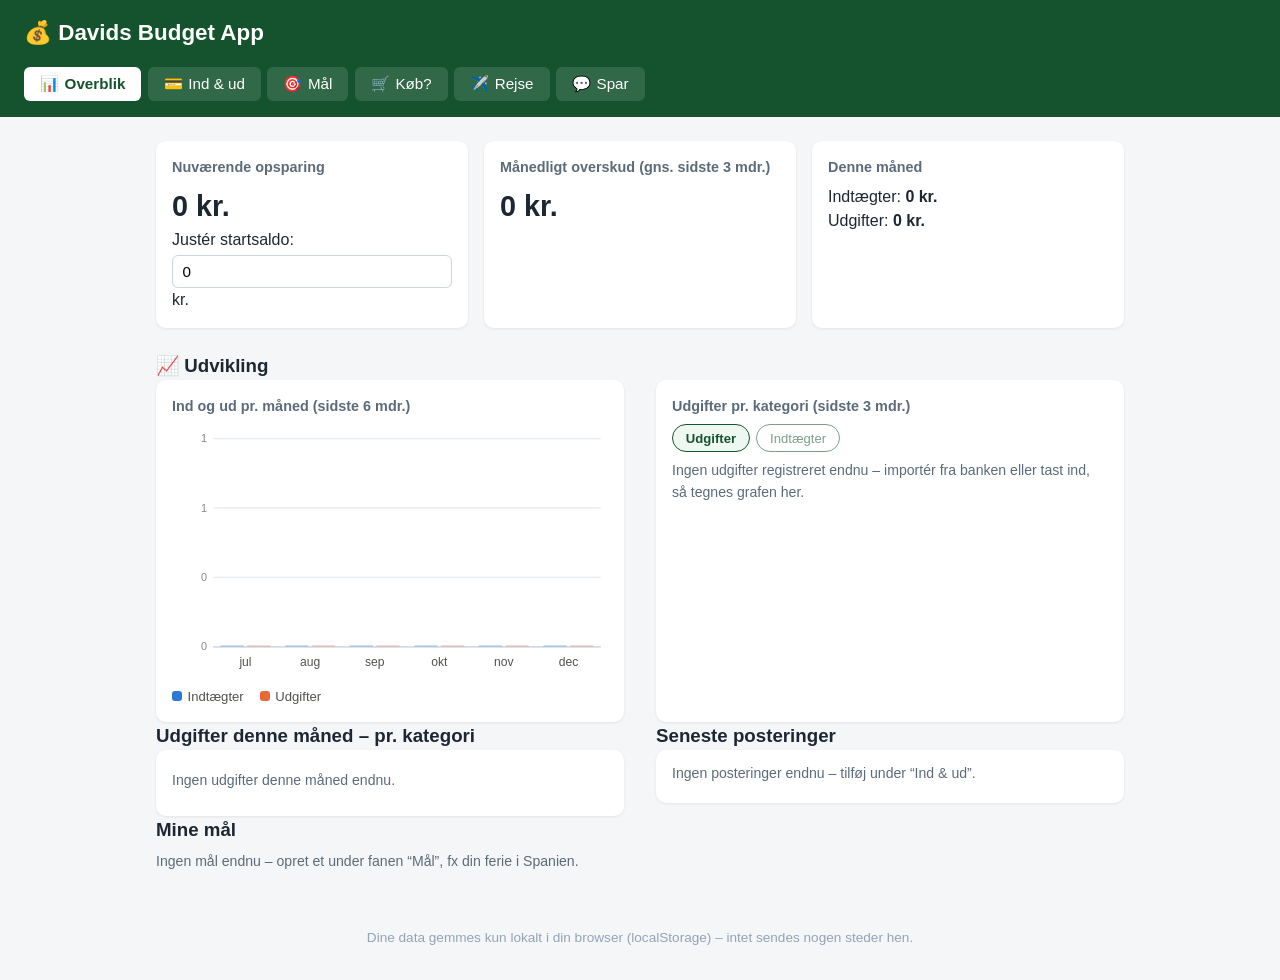
<file: index.html>
<!DOCTYPE html>
<html lang="da">
<head>
<meta charset="UTF-8">
<meta name="viewport" content="width=device-width, initial-scale=1.0">
<title>Davids Budget App</title>
<meta name="theme-color" content="#14532d">
<link rel="manifest" href="manifest.webmanifest">
<link rel="apple-touch-icon" href="icons/apple-touch-icon.png">
<meta name="apple-mobile-web-app-capable" content="yes">
<meta name="apple-mobile-web-app-status-bar-style" content="default">
<link rel="stylesheet" href="style.css">
</head>
<body>
<header>
  <h1>💰 Davids Budget App</h1>
  <nav>
    <button class="tab-btn active" data-tab="overblik"><span class="ikon">📊</span><span>Overblik</span></button>
    <button class="tab-btn" data-tab="posteringer"><span class="ikon">💳</span><span>Ind &amp; ud</span></button>
    <button class="tab-btn" data-tab="maal"><span class="ikon">🎯</span><span>Mål</span></button>
    <button class="tab-btn" data-tab="koebtjek"><span class="ikon">🛒</span><span>Køb?</span></button>
    <button class="tab-btn" data-tab="rejse"><span class="ikon">✈️</span><span>Rejse</span></button>
    <button class="tab-btn" data-tab="spar"><span class="ikon">💬</span><span>Spar</span></button>
  </nav>
</header>

<main>
<!-- ===================== OVERBLIK ===================== -->
<section id="overblik" class="tab active">
  <div class="cards">
    <div class="card">
      <h3>Nuværende opsparing</h3>
      <p class="big" id="ov-opsparing">0 kr.</p>
      <label>Justér startsaldo: <input type="number" id="startsaldo" value="0"> kr.</label>
    </div>
    <div class="card">
      <h3>Månedligt overskud (gns. sidste 3 mdr.)</h3>
      <p class="big" id="ov-overskud">0 kr.</p>
    </div>
    <div class="card">
      <h3>Denne måned</h3>
      <p>Indtægter: <strong id="ov-ind">0 kr.</strong></p>
      <p>Udgifter: <strong id="ov-ud">0 kr.</strong></p>
    </div>
  </div>
  <h3>📈 Udvikling</h3>
  <div class="split">
    <div class="card">
      <h3>Ind og ud pr. måned (sidste 6 mdr.)</h3>
      <div id="graf-soejler" class="graf"></div>
    </div>
    <div class="card">
      <h3 id="graf-cirkel-titel">Udgifter pr. kategori (sidste 3 mdr.)</h3>
      <div class="cirkel-valg">
        <button type="button" id="cirkel-ud" class="chip aktiv">Udgifter</button>
        <button type="button" id="cirkel-ind" class="chip">Indtægter</button>
      </div>
      <div id="graf-cirkel" class="graf"></div>
    </div>
  </div>
  <div class="split">
    <div>
      <h3>Udgifter denne måned – pr. kategori</h3>
      <div id="ov-kategorier" class="kat-liste"></div>
    </div>
    <div>
      <h3>Seneste posteringer</h3>
      <div id="ov-seneste" class="seneste-liste"></div>
    </div>
  </div>
  <h3>Mine mål</h3>
  <div id="ov-maal-liste" class="goal-list"></div>
</section>

<!-- ===================== POSTERINGER ===================== -->
<section id="posteringer" class="tab">
  <div class="split">
    <div>
      <h3>Tilføj postering</h3>
      <form id="post-form">
        <label>Type
          <select id="p-type">
            <option value="indtaegt">Indtægt</option>
            <option value="udgift">Udgift</option>
          </select>
        </label>
        <label>Beskrivelse <input type="text" id="p-tekst" required placeholder="fx Løn, Husleje, Netto"></label>
        <label>Beløb <input type="number" id="p-beloeb" required min="0" step="0.01"> kr.</label>
        <label>Dato <input type="date" id="p-dato" required></label>
        <label>Kategori
          <select id="p-kategori">
            <option>Løn</option><option>Bolig</option><option>Mad</option>
            <option>Transport</option><option>Fritid</option><option>Tøj</option>
            <option>Abonnementer</option><option>Rejse</option><option>Andet</option>
          </select>
        </label>
        <label>Fast månedlig? <input type="checkbox" id="p-fast"> (gentages automatisk i beregninger)</label>
        <button type="submit">Gem</button>
      </form>

      <h3>🏦 Automatisk fra Danske Bank</h3>
      <div class="bank-boks">
        <p id="bank-status" class="hint">Ikke sat op endnu.</p>
        <details class="hint">
          <summary>Opsætning (én gang)</summary>
          <label>Server-adresse <input type="text" id="bank-server" placeholder="https://dit-projekt.deno.dev"></label>
          <label>Kodeord (APP_TOKEN) <input type="text" id="bank-token" placeholder="samme som på serveren"></label>
          <button type="button" id="bank-gem">Gem opsætning</button>
        </details>
        <div class="bank-knapper">
          <button type="button" id="bank-forbind">Forbind til Danske Bank (MitID)</button>
          <button type="button" id="bank-hent">Hent nye posteringer</button>
        </div>
      </div>

      <h3>Import fra Danske Bank (CSV)</h3>
      <details class="hint">
        <summary>Sådan henter du filen fra Danske Bank (tryk her)</summary>
        <ol>
          <li>Log ind i <strong>Danske Banks netbank</strong> på computeren (danskebank.dk)</li>
          <li>Vælg din konto → <strong>"Søg på posteringer"</strong></li>
          <li>Vælg periode (fx sidste måned) og tryk søg</li>
          <li>Tryk på <strong>eksport-ikonet</strong> og vælg <strong>CSV</strong></li>
          <li>Vælg filen herunder – posteringerne bliver automatisk kategoriseret 🍎🚗🏠</li>
        </ol>
        <p>Har du allerede importeret en periode, kan du roligt importere igen – dubletter springes over.</p>
      </details>
      <input type="file" id="csv-fil" accept=".csv,.txt">
      <p id="csv-status"></p>
    </div>
    <div>
      <h3>Posteringer</h3>
      <div class="maaned-vaelger">
        <select id="p-maaned"></select>
        <input type="search" id="p-soeg" placeholder="Søg i tekst/kategori …">
        <span id="p-maaned-sum" class="hint"></span>
      </div>
      <table id="post-tabel">
        <thead><tr><th>Dato</th><th>Tekst</th><th>Beløb</th><th></th></tr></thead>
        <tbody></tbody>
      </table>
    </div>
  </div>
</section>

<!-- ===================== MÅL ===================== -->
<section id="maal" class="tab">
  <div class="split">
    <div>
      <h3>Nyt mål</h3>
      <form id="maal-form">
        <label>Navn <input type="text" id="m-navn" required placeholder="fx Ferie i Spanien"></label>
        <label>Beløb <input type="number" id="m-beloeb" required min="1"> kr.</label>
        <label>Skal være klar senest <input type="date" id="m-dato" required></label>
        <label>Prioritet
          <select id="m-prio">
            <option value="1">Høj – må ikke skubbes</option>
            <option value="2">Mellem</option>
            <option value="3">Lav – kan vente</option>
          </select>
        </label>
        <button type="submit">Opret mål</button>
      </form>
    </div>
    <div>
      <h3>Mine mål</h3>
      <div id="maal-liste" class="goal-list"></div>
    </div>
  </div>
</section>

<!-- ===================== KØB-TJEK ===================== -->
<section id="koebtjek" class="tab">
  <h3>Kan jeg købe det her – eller skal jeg vente?</h3>
  <p class="hint">Appen tjekker om købet stadig lader dig nå dine mål til tiden, ud fra din opsparing og dit månedlige overskud.</p>
  <form id="koeb-form">
    <label>Hvad vil du købe? <input type="text" id="k-tekst" placeholder="fx Computer"></label>
    <label>Pris <input type="number" id="k-pris" required min="1" value="10000"> kr.</label>
    <button type="submit">Tjek købet</button>
  </form>
  <div id="koeb-resultat" class="result-box hidden"></div>
</section>

<!-- ===================== REJSEESTIMAT ===================== -->
<section id="rejse" class="tab">
  <h3>Rejseestimat – er budgettet realistisk?</h3>
  <form id="rejse-form">
    <div class="split">
      <div>
        <h4>Rammen</h4>
        <label>Maks. budget for hele rejsen <input type="number" id="r-budget" value="20000"> kr.</label>
        <label>Antal dage <input type="number" id="r-dage" value="37" min="1"></label>
        <label>Antal personer <input type="number" id="r-personer" value="1" min="1"></label>

        <h4>Faste udgifter (allerede kendte)</h4>
        <div id="r-faste"></div>
        <button type="button" id="r-tilfoej-fast">+ Tilføj fast udgift</button>
      </div>
      <div>
        <h4>Daglige valg</h4>
        <label>Mad
          <select id="r-mad">
            <option value="130">Supermarked / laver selv mad (~130 kr./dag pr. person)</option>
            <option value="250">Mix – mest selv, ude af og til (~250 kr./dag)</option>
            <option value="450">Spiser mest ude (~450 kr./dag)</option>
          </select>
        </label>
        <label>Aktiviteter &amp; oplevelser
          <select id="r-akt">
            <option value="30">Lavt – mest gratis oplevelser (~30 kr./dag)</option>
            <option value="75">Mellem – entré/museer af og til (~75 kr./dag)</option>
            <option value="150">Højt – forlystelser, ture (~150 kr./dag)</option>
          </select>
        </label>
        <label>Kører du i bil/autocamper? Forventet antal km i alt <input type="number" id="r-km" value="3000"></label>
        <label>Brændstofpris + slid (kr./km) <input type="number" id="r-kmpris" value="1.2" step="0.1"></label>
        <label>Shopping / tøj / souvenirs (samlet) <input type="number" id="r-shopping" value="500"> kr.</label>

        <h4>Poster man tit glemmer ✓</h4>
        <div class="checklist" id="r-glemte"></div>
      </div>
    </div>
    <button type="submit" class="primary">Beregn estimat</button>
  </form>
  <div id="rejse-resultat" class="result-box hidden"></div>
</section>
<!-- ===================== SPAR-BOT ===================== -->
<section id="spar" class="tab">
  <h3>💬 Spar med din budget-bot</h3>
  <p class="hint">Botten svarer ud fra dine egne tal – opsparing, overskud og mål. Alt foregår på din telefon, intet sendes nogen steder hen.</p>
  <div id="chat-vindue" class="chat-vindue"></div>
  <div id="chat-chips" class="chat-chips"></div>
  <form id="chat-form" class="chat-form">
    <input type="text" id="chat-input" placeholder="Spørg fx: Kan jeg købe en computer til 10.000 kr.?" autocomplete="off">
    <button type="submit">Send</button>
  </form>
</section>
</main>

<footer>
  <p>Dine data gemmes kun lokalt i din browser (localStorage) – intet sendes nogen steder hen.</p>
</footer>

<script src="app.js"></script>
<script>
if ("serviceWorker" in navigator && location.protocol !== "file:") {
  navigator.serviceWorker.register("sw.js");
}
</script>
</body>
</html>
</file>
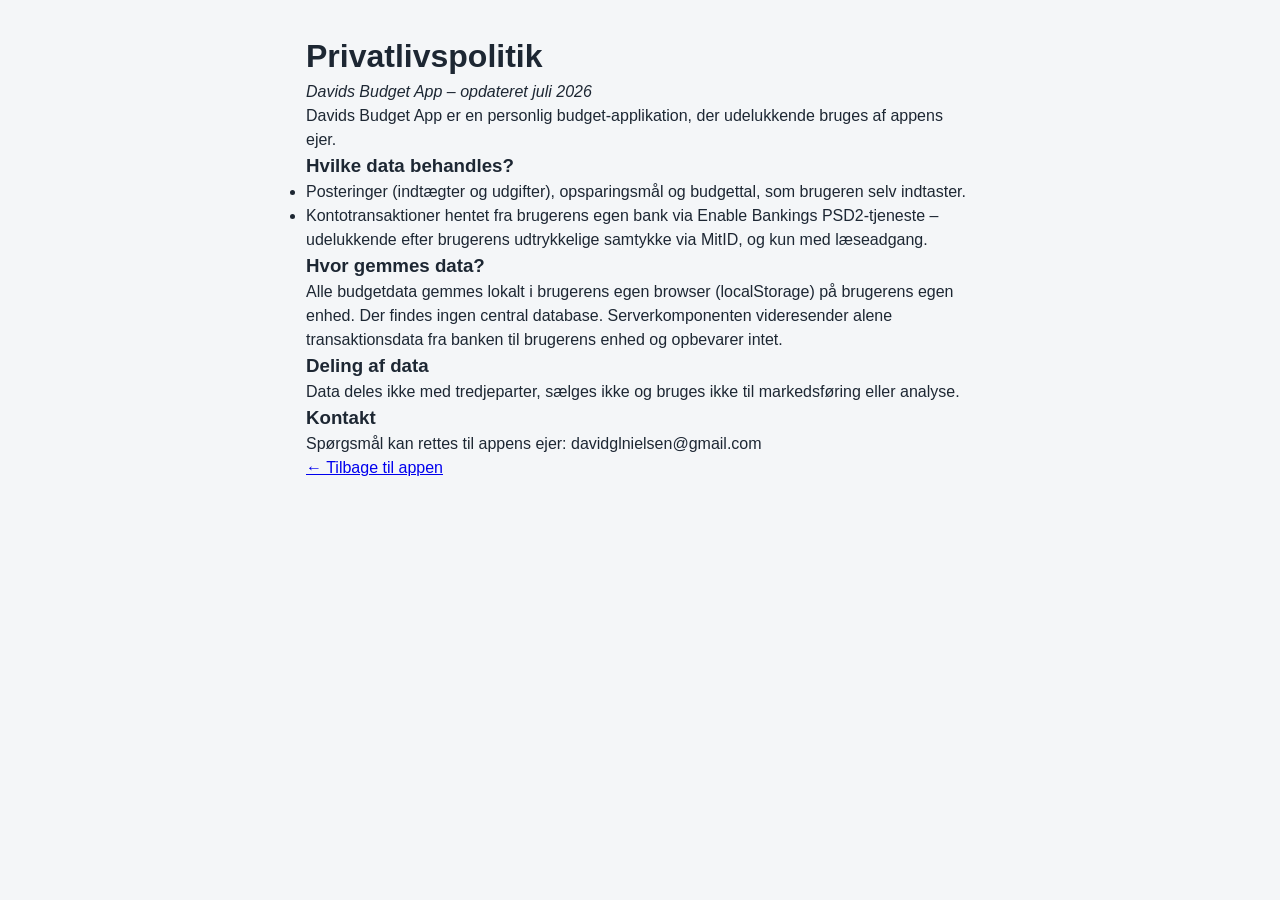
<file: privatliv.html>
<!DOCTYPE html>
<html lang="da">
<head>
<meta charset="UTF-8">
<meta name="viewport" content="width=device-width, initial-scale=1.0">
<title>Privatlivspolitik – Davids Budget App</title>
<link rel="stylesheet" href="style.css">
</head>
<body>
<main style="max-width:700px;margin:2rem auto;padding:0 1rem">
<h1>Privatlivspolitik</h1>
<p><em>Davids Budget App – opdateret juli 2026</em></p>
<p>Davids Budget App er en personlig budget-applikation, der udelukkende bruges af appens ejer.</p>
<h3>Hvilke data behandles?</h3>
<ul>
<li>Posteringer (indtægter og udgifter), opsparingsmål og budgettal, som brugeren selv indtaster.</li>
<li>Kontotransaktioner hentet fra brugerens egen bank via Enable Bankings PSD2-tjeneste – udelukkende efter brugerens udtrykkelige samtykke via MitID, og kun med læseadgang.</li>
</ul>
<h3>Hvor gemmes data?</h3>
<p>Alle budgetdata gemmes lokalt i brugerens egen browser (localStorage) på brugerens egen enhed. Der findes ingen central database. Serverkomponenten videresender alene transaktionsdata fra banken til brugerens enhed og opbevarer intet.</p>
<h3>Deling af data</h3>
<p>Data deles ikke med tredjeparter, sælges ikke og bruges ikke til markedsføring eller analyse.</p>
<h3>Kontakt</h3>
<p>Spørgsmål kan rettes til appens ejer: davidglnielsen@gmail.com</p>
<p><a href="index.html">← Tilbage til appen</a></p>
</main>
</body>
</html>
</file>
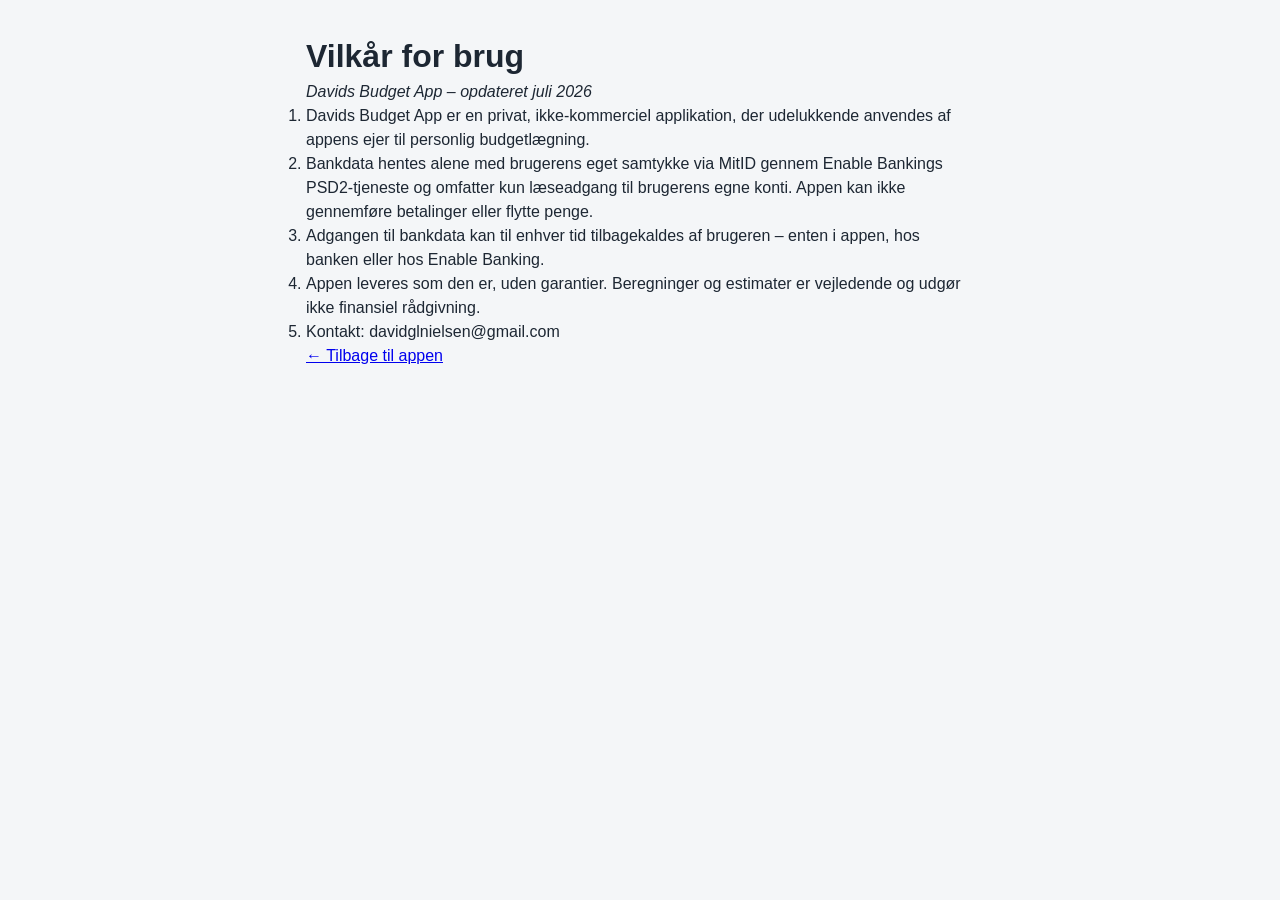
<file: vilkaar.html>
<!DOCTYPE html>
<html lang="da">
<head>
<meta charset="UTF-8">
<meta name="viewport" content="width=device-width, initial-scale=1.0">
<title>Vilkår – Davids Budget App</title>
<link rel="stylesheet" href="style.css">
</head>
<body>
<main style="max-width:700px;margin:2rem auto;padding:0 1rem">
<h1>Vilkår for brug</h1>
<p><em>Davids Budget App – opdateret juli 2026</em></p>
<ol>
<li>Davids Budget App er en privat, ikke-kommerciel applikation, der udelukkende anvendes af appens ejer til personlig budgetlægning.</li>
<li>Bankdata hentes alene med brugerens eget samtykke via MitID gennem Enable Bankings PSD2-tjeneste og omfatter kun læseadgang til brugerens egne konti. Appen kan ikke gennemføre betalinger eller flytte penge.</li>
<li>Adgangen til bankdata kan til enhver tid tilbagekaldes af brugeren – enten i appen, hos banken eller hos Enable Banking.</li>
<li>Appen leveres som den er, uden garantier. Beregninger og estimater er vejledende og udgør ikke finansiel rådgivning.</li>
<li>Kontakt: davidglnielsen@gmail.com</li>
</ol>
<p><a href="index.html">← Tilbage til appen</a></p>
</main>
</body>
</html>
</file>
<file: style.css>
* { box-sizing: border-box; margin: 0; padding: 0; }
body {
  font-family: -apple-system, "Segoe UI", Roboto, Helvetica, Arial, sans-serif;
  background: #f4f6f8; color: #1d2733; line-height: 1.5;
}
header {
  background: #14532d; color: #fff; padding: 1rem 1.5rem;
}
header h1 { font-size: 1.4rem; margin-bottom: .6rem; }
nav { display: flex; flex-wrap: wrap; gap: .4rem; }
.tab-btn {
  background: rgba(255,255,255,.12); color: #fff; border: none;
  padding: .5rem 1rem; border-radius: 6px; cursor: pointer; font-size: .95rem;
}
.tab-btn.active { background: #fff; color: #14532d; font-weight: 600; }
.tab-btn .ikon { margin-right: .35rem; }

/* På mobil bliver navigationen en app-agtig bundbjælke med ikoner */
@media (max-width: 700px) {
  header { padding: .8rem 1rem .8rem; }
  header h1 { margin-bottom: 0; font-size: 1.2rem; }
  nav {
    position: fixed; bottom: 0; left: 0; right: 0; z-index: 20;
    display: grid; grid-template-columns: repeat(6, 1fr); gap: 0;
    background: #fff; border-top: 1px solid #e5eaf0;
    padding: .35rem 0 calc(.35rem + env(safe-area-inset-bottom));
    box-shadow: 0 -2px 8px rgba(0,0,0,.06);
  }
  .tab-btn {
    display: flex; flex-direction: column; align-items: center; gap: .1rem;
    background: none; color: #5b6b7b; font-size: .68rem; padding: .2rem 0; border-radius: 0;
  }
  .tab-btn.active { background: none; color: #14532d; font-weight: 700; }
  .tab-btn .ikon { font-size: 1.35rem; margin: 0; }
  main { margin-bottom: 5.5rem; }
  footer { padding-bottom: 6rem; }
}

main { max-width: 1000px; margin: 1.5rem auto; padding: 0 1rem; }
.tab { display: none; }
.tab.active { display: block; }

.cards { display: grid; grid-template-columns: repeat(auto-fit, minmax(240px, 1fr)); gap: 1rem; margin-bottom: 1.5rem; }
.card { background: #fff; border-radius: 10px; padding: 1rem; box-shadow: 0 1px 3px rgba(0,0,0,.08); }
.card h3 { font-size: .9rem; color: #5b6b7b; margin-bottom: .4rem; }
.big { font-size: 1.8rem; font-weight: 700; }

.split { display: grid; grid-template-columns: 1fr 1fr; gap: 2rem; }
@media (max-width: 760px) { .split { grid-template-columns: 1fr; } }

/* Kategorioverblik med søjler */
.kat-liste { background: #fff; border-radius: 10px; padding: .8rem 1rem; box-shadow: 0 1px 3px rgba(0,0,0,.08); }
.kat-raekke { display: grid; grid-template-columns: 9rem 1fr auto; gap: .6rem; align-items: center; margin: .45rem 0; font-size: .9rem; }
.kat-navn { white-space: nowrap; overflow: hidden; text-overflow: ellipsis; }
.kat-bar { background: #eef2f6; border-radius: 5px; height: 12px; overflow: hidden; }
.kat-bar div { background: #16a34a; height: 100%; border-radius: 5px; }
.kat-beloeb { font-weight: 600; white-space: nowrap; }

/* Seneste posteringer */
.seneste-liste { background: #fff; border-radius: 10px; padding: .4rem 1rem; box-shadow: 0 1px 3px rgba(0,0,0,.08); }
.seneste-raekke { display: flex; justify-content: space-between; gap: 1rem; padding: .45rem 0; border-bottom: 1px solid #eef2f6; font-size: .9rem; }
.seneste-raekke:last-child { border-bottom: none; }
.seneste-raekke .positiv { color: #15803d; font-weight: 600; }
.seneste-raekke .negativ { color: #b91c1c; font-weight: 600; }

/* Spar-bot */
.chat-vindue {
  background: #fff; border-radius: 10px; padding: 1rem;
  box-shadow: 0 1px 3px rgba(0,0,0,.08);
  height: 45vh; min-height: 260px; overflow-y: auto;
  display: flex; flex-direction: column; gap: .6rem;
}
.chat-besked { max-width: 85%; padding: .6rem .9rem; border-radius: 14px; font-size: .93rem; line-height: 1.45; }
.chat-besked.bot { background: #eef2f6; align-self: flex-start; border-bottom-left-radius: 4px; }
.chat-besked.mig { background: #14532d; color: #fff; align-self: flex-end; border-bottom-right-radius: 4px; }
.chat-chips { display: flex; gap: .5rem; flex-wrap: wrap; margin: .7rem 0; }
.chip { background: #fff; color: #14532d; border: 1px solid #14532d; border-radius: 999px; padding: .35rem .8rem; font-size: .82rem; margin: 0; }
.chip:hover { background: #eef7f0; }
.chat-form { display: flex; gap: .5rem; }
.chat-form input { flex: 1; margin-top: 0; }
.chat-form button { margin-top: 0; }

/* Bank-boksen */
.bank-boks { background: #fff; border-radius: 10px; padding: .8rem 1rem; box-shadow: 0 1px 3px rgba(0,0,0,.08); margin-bottom: 1rem; }
.bank-knapper { display: flex; gap: .6rem; flex-wrap: wrap; }
.bank-knapper button { margin-top: .3rem; }

/* Månedsvælger + søgning over posteringstabellen */
.maaned-vaelger { display: flex; align-items: center; gap: .8rem; margin: .5rem 0 .8rem; flex-wrap: wrap; }
.maaned-vaelger select { width: auto; }
.maaned-vaelger input[type=search] { flex: 1; min-width: 140px; margin-top: 0; }

/* Grafer */
.cirkel-valg { display: flex; gap: .4rem; margin: .3rem 0 .5rem; }
.cirkel-valg .chip { opacity: .55; }
.cirkel-valg .chip.aktiv { opacity: 1; background: #eef7f0; font-weight: 600; }
.graf svg { width: 100%; height: auto; display: block; }
.graf-signatur { display: flex; gap: 1rem; flex-wrap: wrap; margin-top: .5rem; font-size: .82rem; color: #52514e; }
.graf-signatur.lodret { flex-direction: column; gap: .25rem; }
.graf-signatur i { display: inline-block; width: 10px; height: 10px; border-radius: 3px; margin-right: .35rem; }
.graf-signatur strong { color: #0b0b0b; }

form label { display: block; margin: .6rem 0; font-size: .95rem; }
input[type=text], input[type=number], input[type=date], select {
  width: 100%; padding: .45rem .6rem; border: 1px solid #cbd5e1;
  border-radius: 6px; font-size: .95rem; margin-top: .15rem;
}
input[type=checkbox] { width: auto; }
button {
  background: #14532d; color: #fff; border: none; padding: .55rem 1.2rem;
  border-radius: 6px; cursor: pointer; font-size: .95rem; margin-top: .5rem;
}
button:hover { background: #166534; }
button.primary { font-size: 1.05rem; padding: .7rem 1.6rem; }

table { width: 100%; border-collapse: collapse; background: #fff; border-radius: 8px; overflow: hidden; }
th, td { padding: .5rem .7rem; text-align: left; border-bottom: 1px solid #e5eaf0; font-size: .9rem; }
th { background: #eef2f6; }
td.negativ { color: #b91c1c; }
td.positiv { color: #15803d; }
td button { background: none; color: #b91c1c; padding: 0; margin: 0; font-size: 1rem; }

.goal-list .goal {
  background: #fff; border-radius: 10px; padding: .8rem 1rem; margin-bottom: .7rem;
  box-shadow: 0 1px 3px rgba(0,0,0,.08);
}
.goal .bar { background: #e5eaf0; border-radius: 5px; height: 10px; margin: .4rem 0; overflow: hidden; }
.goal .bar div { background: #16a34a; height: 100%; }
.goal small { color: #5b6b7b; }
.goal button { background: none; color: #b91c1c; padding: 0; float: right; }

.result-box {
  margin-top: 1.2rem; background: #fff; border-radius: 10px; padding: 1.2rem;
  box-shadow: 0 1px 3px rgba(0,0,0,.08); border-left: 6px solid #94a3b8;
}
.result-box.ok { border-left-color: #16a34a; }
.result-box.advarsel { border-left-color: #f59e0b; }
.result-box.nej { border-left-color: #dc2626; }
.result-box h3 { margin-bottom: .5rem; }
.result-box ul { margin: .5rem 0 .5rem 1.2rem; }
.hidden { display: none; }
.hint { color: #5b6b7b; font-size: .88rem; margin: .4rem 0 .8rem; }

.checklist label { display: flex; gap: .5rem; align-items: center; margin: .3rem 0; font-size: .9rem; }
.checklist input[type=number] { width: 90px; margin-left: auto; }

.fast-udgift { display: flex; gap: .5rem; margin: .4rem 0; }
.fast-udgift input { margin-top: 0; }
.fast-udgift button { background: none; color: #b91c1c; margin: 0; padding: 0 .4rem; }

footer { text-align: center; color: #94a3b8; font-size: .85rem; padding: 2rem 1rem; }
</file>
